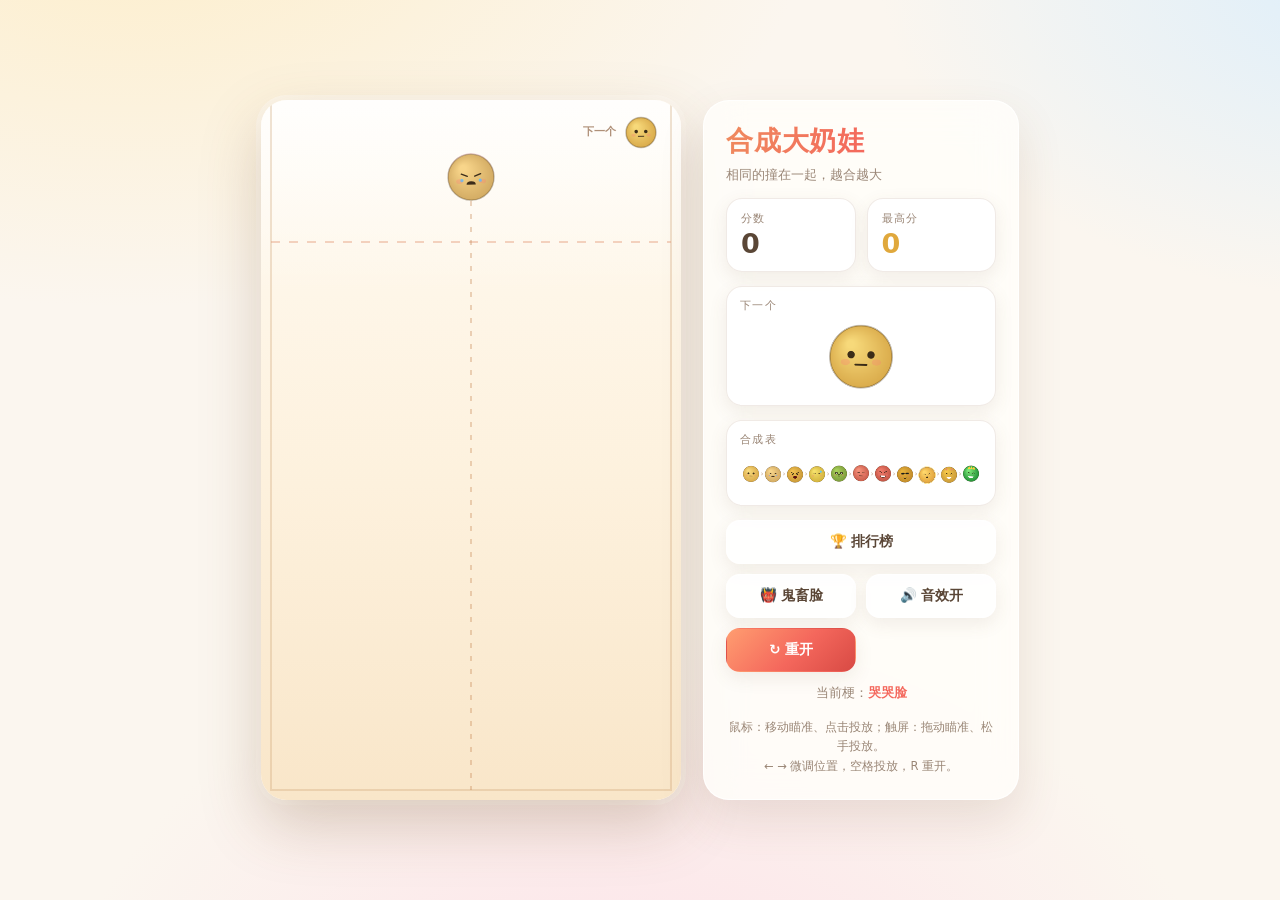
<file: index.html>
<!DOCTYPE html>
<html lang="zh-CN">
<head>
<meta charset="utf-8">
<meta name="viewport" content="width=device-width, initial-scale=1, maximum-scale=1, user-scalable=no, viewport-fit=cover">
<meta name="theme-color" content="#f6efe4">
<meta name="mobile-web-app-capable" content="yes">
<meta name="apple-mobile-web-app-capable" content="yes">
<meta name="apple-mobile-web-app-status-bar-style" content="default">
<meta name="apple-mobile-web-app-title" content="合成大奶娃">
<meta name="description" content="合成大奶娃 · 纯前端小游戏：拖动瞄准、松手投放，相同的撞在一起合成更大的一只。">
<title>合成大奶娃</title>
<link rel="stylesheet" href="style.css">
</head>
<body>

<main class="app">

  <!-- ===== 游戏区 ===== -->
  <section class="stage" id="stage">
    <canvas id="game" aria-label="合成大奶娃游戏区域"></canvas>

    <div class="overlay" id="overlay">
      <div class="dialog">
        <div class="dialog-emoji">🍉</div>
        <h2 id="overTitle">游戏结束</h2>
        <p class="dialog-score">本局得分 <strong id="finalScore">0</strong></p>
        <p class="dialog-best">最高分 <span id="finalBest">0</span></p>

        <div class="submit-box" id="submitBox">
          <p class="submit-msg" id="submitMsg">正在结算…</p>
          <p class="my-name">昵称：<strong id="myNameLabel">默认用户</strong>
            <button class="link-btn" id="editNameBtn" type="button">改昵称</button>
          </p>
          <button class="btn" id="submitBtn" type="button" hidden>重试提交</button>
        </div>

        <div class="dialog-actions">
          <button class="btn" id="boardBtn2" type="button">🏆 排行榜</button>
          <button class="btn btn-primary" id="restartBtn" type="button">再来一局</button>
          <button class="btn btn-sponsor btn-wide" id="sponsorBtn" type="button">🌶️ 可以赏作者一包辣条嘛</button>
        </div>
        <p class="dialog-hint">按 R 键也可重新开始</p>
      </div>
    </div>
  </section>

  <!-- ===== 侧边面板 ===== -->
  <aside class="panel">

    <header class="panel-head">
      <h1>合成大奶娃</h1>
      <p class="subtitle">相同的撞在一起，越合越大</p>
    </header>

    <div class="stats">
      <div class="stat">
        <span class="stat-label">分数</span>
        <strong class="stat-value" id="score">0</strong>
      </div>
      <div class="stat">
        <span class="stat-label">最高分</span>
        <strong class="stat-value stat-best" id="best">0</strong>
      </div>
    </div>

    <div class="next-box">
      <span class="box-label">下一个</span>
      <canvas id="next" width="160" height="160" aria-label="下一个"></canvas>
    </div>

    <div class="chain-box">
      <span class="box-label">合成表</span>
      <canvas id="chain" width="680" height="112" aria-label="合成顺序"></canvas>
    </div>

    <div class="actions">
      <button class="btn btn-wide" id="boardBtn" type="button">
        <span class="ico">🏆</span><span class="lbl">排行榜</span>
      </button>
      <button class="btn" id="memeBtn" type="button" aria-pressed="true" title="切换形象：水果蛋 / 鬼畜脸 / 王者玩偶">
        <span class="ico">🎖️</span><span class="lbl">王者玩偶</span>
      </button>
      <button class="btn" id="soundBtn" type="button" aria-pressed="true">
        <span class="ico">🔊</span><span class="lbl">音效开</span>
      </button>
      <button class="btn btn-primary" id="resetBtn" type="button" title="重新开始">
        <span class="ico">↻</span><span class="lbl">重开</span>
      </button>
    </div>

    <p class="memename" id="memename"></p>

    <p class="tips">
      鼠标：移动瞄准、点击投放；触屏：拖动瞄准、松手投放。<br>
      ← → 微调位置，空格投放，R 重开。
    </p>

  </aside>

</main>

<!-- ===== 排行榜弹窗 ===== -->
<div class="modal" id="boardModal" aria-hidden="true" role="dialog" aria-label="排行榜">
  <div class="modal-card">
    <header class="modal-head">
      <h2>🏆 最近高手榜</h2>
      <button class="icon-btn" id="boardClose" type="button" aria-label="关闭">✕</button>
    </header>
    <div class="nick-row">
      <label class="nick-label" for="nickInput">我的昵称</label>
      <input class="nick-input" id="nickInput" type="text" maxlength="12"
             placeholder="默认用户" autocomplete="nickname" enterkeyhint="done">
    </div>
    <div class="board-list" id="boardList"></div>
    <footer class="modal-foot">
      <span class="board-note">只取最近 20 次提交，成绩会被后来的人挤下去</span>
      <button class="btn" id="boardRefresh" type="button">刷新</button>
    </footer>
  </div>
</div>

<!-- ===== 赞助作者弹窗 ===== -->
<div class="modal" id="sponsorModal" aria-hidden="true" role="dialog" aria-label="赞助作者">
  <div class="modal-card">
    <header class="modal-head">
      <h2>🌶️ 请作者吃包辣条</h2>
      <button class="icon-btn" id="sponsorClose" type="button" aria-label="关闭">✕</button>
    </header>
    <div class="sponsor-body">
      <p class="sponsor-note">这游戏完全免费，也没有任何广告。<br>
        要是它逗你笑了一下，赏作者一包辣条呗 🌶️</p>
      <img class="sponsor-qr" src="assets/sponsor-qr.jpg" width="480" height="480"
           alt="微信收款码" loading="lazy" decoding="async">
      <p class="sponsor-hint">微信扫一扫 · 一包辣条 · 全凭心意</p>
    </div>
    <footer class="modal-foot">
      <span class="board-note">谢谢每一位投喂的玩家 ❤️</span>
      <button class="btn" id="sponsorOk" type="button">关闭</button>
    </footer>
  </div>
</div>

<!-- 碰撞形状数据（按贴图轮廓自动生成，由 tools/build_parts.py 产出） -->
<script src="assets/fruits/parts.js"></script>
<script src="game.js"></script>
<!-- 排行榜 -->
<script src="leaderboard.min.js"></script>
<!-- 赞助作者 -->
<script src="sponsor.js"></script>
</body>
</html>
</file>
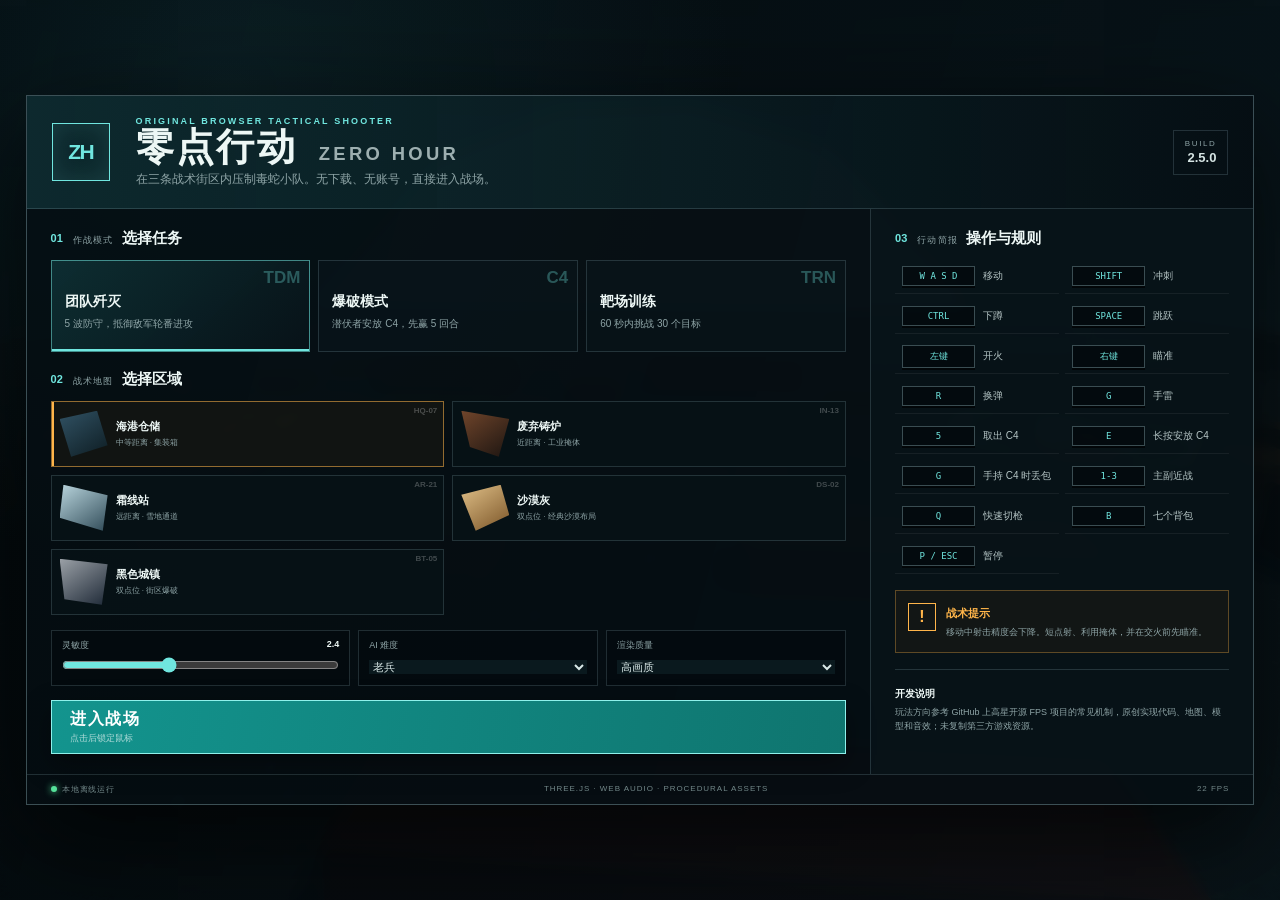
<file: zero-hour/index.html>
<!DOCTYPE html>
<html lang="zh-CN">
<head>
<meta charset="UTF-8">
<meta name="viewport" content="width=device-width,initial-scale=1,maximum-scale=1,user-scalable=no">
<meta name="theme-color" content="#071016">
<title>零点行动 | Zero Hour FPS</title>
<link rel="stylesheet" href="style.css">
</head>
<body>
<div id="app">
  <canvas id="gameCanvas" aria-label="零点行动游戏画面"></canvas>

  <div id="gameHud" class="hidden" aria-live="polite">
    <div id="damageVignette"></div>
    <div id="topHud">
      <div class="team-block team-blue"><span class="team-tag">ZERO</span><strong id="blueScore">0</strong></div>
      <div id="matchClock"><span id="modeLabel">团队歼灭</span><strong id="clockText">05:00</strong><small id="roundText">第 1 / 5 波</small></div>
      <div class="team-block team-red"><strong id="redScore">0</strong><span class="team-tag">VIPER</span></div>
    </div>

    <section id="radarPanel" aria-label="战术雷达">
      <div class="panel-head"><span>战术雷达</span><span id="radarMap">港口</span></div>
      <canvas id="radar" width="320" height="320"></canvas>
      <div id="radarNorth">N</div><div id="radarKills">0 K</div>
    </section>

    <section id="objectivePanel">
      <span id="objectiveKicker">作战目标</span>
      <strong id="objectiveText">抵御 5 波敌军进攻</strong>
      <div class="objective-track"><i id="objectiveProgress"></i></div>
      <div id="aliveCounter"><b>6</b> 名敌方作战单位</div>
    </section>

    <div id="killFeed"></div><div id="announcement"></div>
    <div id="hitMarker" aria-hidden="true"><i></i><i></i><i></i><i></i></div>
    <div id="crosshair" aria-hidden="true">
      <i class="ch-top"></i><i class="ch-right"></i><i class="ch-bottom"></i><i class="ch-left"></i><b></b>
    </div>
    <div id="spreadDebug" aria-hidden="true"></div>
    <div id="scopeOverlay" aria-hidden="true"><i></i><b></b><span></span></div>
    <div id="actionPrompt" class="hidden"></div><div id="lowHealth"><span>生命值危急</span></div>

    <section id="playerHud">
      <div class="vital health"><span class="vital-icon">+</span><div><small>生命</small><strong id="healthText">100</strong><i><b id="healthFill"></b></i></div></div>
      <div class="vital armor"><span class="vital-icon">◆</span><div><small>护甲</small><strong id="armorText">50</strong><i><b id="armorFill"></b></i></div></div>
      <div id="weaponReadout"><div id="weaponName">先锋 AR</div><div id="ammoText"><strong>30</strong><span>/120</span></div><div id="ammoPips"></div></div>
      <div id="utilityReadout"><span class="utility-icon">●</span><div><small>战术手雷</small><strong id="grenadeText">2</strong></div></div>
    </section>

    <section id="weaponRail" aria-label="武器栏">
      <button class="weapon-slot active" data-slot="0"><kbd>1</kbd><span id="primarySlotName">M4A1 · 背包 1</span><i></i></button>
      <button class="weapon-slot" data-slot="1"><kbd>2</kbd><span>P9 副武器</span><i></i></button>
      <button class="weapon-slot" data-slot="2"><kbd>3</kbd><span>战术刀</span><i></i></button>
    </section>

    <div id="reloadRing"><span></span><b>换弹</b></div><div id="messageToast"></div>
  </div>

  <section id="menuOverlay" class="overlay">
    <div class="menu-shell">
      <header class="menu-header">
        <div class="brand-mark">ZH</div>
        <div><p class="eyebrow">ORIGINAL BROWSER TACTICAL SHOOTER</p><h1>零点行动 <span>ZERO HOUR</span></h1><p class="brand-copy">在三条战术街区内压制毒蛇小队。无下载、无账号，直接进入战场。</p></div>
        <div class="build-badge"><span>BUILD</span><strong>2.5.0</strong></div>
      </header>

      <div class="menu-grid">
        <section class="config-panel">
          <div class="section-title"><span>01</span><div><small>作战模式</small><h2>选择任务</h2></div></div>
          <div class="card-row" id="modeOptions">
            <button class="choice-card active" data-mode="strike"><span class="choice-code">TDM</span><strong>团队歼灭</strong><small>5 波防守，抵御敌军轮番进攻</small></button>
            <button class="choice-card" data-mode="bomb"><span class="choice-code">C4</span><strong>爆破模式</strong><small>潜伏者安放 C4，先赢 5 回合</small></button>
            <button class="choice-card" data-mode="range"><span class="choice-code">TRN</span><strong>靶场训练</strong><small>60 秒内挑战 30 个目标</small></button>
          </div>

          <div class="section-title compact"><span>02</span><div><small>战术地图</small><h2>选择区域</h2></div></div>
          <div class="map-row" id="mapOptions">
            <button class="map-card active" data-map="harbor"><i class="map-preview harbor"></i><span><strong>海港仓储</strong><small>中等距离 · 集装箱</small></span><b>HQ-07</b></button>
            <button class="map-card" data-map="foundry"><i class="map-preview foundry"></i><span><strong>废弃铸炉</strong><small>近距离 · 工业掩体</small></span><b>IN-13</b></button>
            <button class="map-card" data-map="frostline"><i class="map-preview frostline"></i><span><strong>霜线站</strong><small>远距离 · 雪地通道</small></span><b>AR-21</b></button>
            <button class="map-card" data-map="dust"><i class="map-preview dust"></i><span><strong>沙漠灰</strong><small>双点位 · 经典沙漠布局</small></span><b>DS-02</b></button>
            <button class="map-card" data-map="blacktown"><i class="map-preview blacktown"></i><span><strong>黑色城镇</strong><small>双点位 · 街区爆破</small></span><b>BT-05</b></button>
          </div>

          <div class="settings-strip">
            <label><span>灵敏度 <b id="sensValue">2.4</b></span><input id="sensitivity" type="range" min="0.8" max="5" value="2.4" step="0.1"></label>
            <label><span>AI 难度</span><select id="difficulty"><option value="easy">新兵</option><option value="normal" selected>老兵</option><option value="hard">精英</option></select></label>
            <label><span>渲染质量</span><select id="quality"><option value="low">性能</option><option value="high" selected>高画质</option></select></label>
          </div>
          <button id="startButton" class="primary-button"><span>进入战场</span><small>点击后锁定鼠标</small></button>
        </section>

        <aside class="briefing-panel">
          <div class="section-title"><span>03</span><div><small>行动简报</small><h2>操作与规则</h2></div></div>
          <div class="control-grid">
            <div><kbd>W A S D</kbd><span>移动</span></div><div><kbd>SHIFT</kbd><span>冲刺</span></div>
            <div><kbd>CTRL</kbd><span>下蹲</span></div><div><kbd>SPACE</kbd><span>跳跃</span></div>
            <div><kbd>左键</kbd><span>开火</span></div><div><kbd>右键</kbd><span>瞄准</span></div>
            <div><kbd>R</kbd><span>换弹</span></div><div><kbd>G</kbd><span>手雷</span></div>
              <div><kbd>5</kbd><span>取出 C4</span></div><div><kbd>E</kbd><span>长按安放 C4</span></div><div><kbd>G</kbd><span>手持 C4 时丢包</span></div>
            <div><kbd>1-3</kbd><span>主副近战</span></div><div><kbd>Q</kbd><span>快速切枪</span></div><div><kbd>B</kbd><span>七个背包</span></div><div><kbd>P / ESC</kbd><span>暂停</span></div>
          </div>
          <div class="intel-card"><span class="intel-icon">!</span><div><strong>战术提示</strong><p>移动中射击精度会下降。短点射、利用掩体，并在交火前先瞄准。</p></div></div>
          <div class="source-note"><strong>开发说明</strong><p>玩法方向参考 GitHub 上高星开源 FPS 项目的常见机制，原创实现代码、地图、模型和音效；未复制第三方游戏资源。</p></div>
        </aside>
      </div>
      <footer class="menu-footer"><span><i class="status-dot"></i>本地离线运行</span><span>THREE.JS · WEB AUDIO · PROCEDURAL ASSETS</span><span id="menuFps">-- FPS</span></footer>
    </div>
  </section>

  <section id="backpackOverlay" class="backpack-overlay hidden">
    <div class="backpack-shell">
      <header><div><p class="eyebrow">LOADOUT SYSTEM</p><h2>战术背包</h2></div><button id="closeBackpackButton">返回战场 <kbd>B</kbd></button></header>
      <p class="backpack-hint">选择背包后自动装备其中的主武器。数字键 <b>1</b> 至 <b>7</b> 可快速选择。</p>
      <div id="backpackGrid" class="backpack-grid">
        <button class="backpack-card active" data-backpack="0"><kbd>1</kbd><span class="pack-icon rifle"></span><strong>M4A1</strong><small>稳定突击步枪</small><i><b style="width:76%"></b></i></button>
        <button class="backpack-card" data-backpack="1"><kbd>2</kbd><span class="pack-icon ak"></span><strong>AK47</strong><small>高伤害突击步枪</small><i><b style="width:84%"></b></i></button>
        <button class="backpack-card" data-backpack="2"><kbd>3</kbd><span class="pack-icon awm"></span><strong>AWM</strong><small>远程狙击 · 右键点击开镜</small><i><b style="width:96%"></b></i></button>
        <button class="backpack-card" data-backpack="3"><kbd>4</kbd><span class="pack-icon shotgun"></span><strong>霰弹枪</strong><small>近距离火力压制</small><i><b style="width:68%"></b></i></button>
        <button class="backpack-card" data-backpack="4"><kbd>5</kbd><span class="pack-icon smg"></span><strong>冲锋枪</strong><small>高射速机动武器</small><i><b style="width:72%"></b></i></button>
        <button class="backpack-card" data-backpack="5"><kbd>6</kbd><span class="pack-icon lmg"></span><strong>机枪</strong><small>大容量持续火力</small><i><b style="width:91%"></b></i></button>
        <button class="backpack-card" data-backpack="6"><kbd>7</kbd><span class="pack-icon qbz"></span><strong>QBZ</strong><small>平衡型无托步枪</small><i><b style="width:80%"></b></i></button>
      </div>
      <footer><span>副武器：P9</span><span>近战：战术刀</span><span>背包配置在重新部署后保留</span></footer>
    </div>
  </section>
  <section id="pauseOverlay" class="overlay compact-overlay hidden">
    <div class="dialog-panel">
      <p class="eyebrow">TACTICAL PAUSE</p><h2>行动已暂停</h2><p>战场状态已冻结。继续后浏览器会再次请求锁定鼠标。</p>
      <div class="stat-row"><span>当前击倒 <b id="pauseKills">0</b></span><span>剩余时间 <b id="pauseTime">--</b></span></div>
      <button id="resumeButton" class="primary-button"><span>继续行动</span><small>或按 P</small></button>
      <div class="dialog-links"><button id="restartButton">重新开始</button><button id="menuButton">返回主菜单</button></div>
    </div>
  </section>

  <section id="resultOverlay" class="overlay compact-overlay hidden">
    <div class="dialog-panel result-panel">
      <p id="resultKicker" class="eyebrow">MISSION COMPLETE</p><h2 id="resultTitle">任务完成</h2><p id="resultReason">你带领零点小队取得了胜利。</p>
      <div class="result-stats"><div><small>击倒</small><strong id="resultKills">0</strong></div><div><small>命中率</small><strong id="resultAccuracy">0%</strong></div><div><small>最高连杀</small><strong id="resultStreak">0</strong></div><div><small>承伤</small><strong id="resultDamage">0</strong></div></div>
      <button id="againButton" class="primary-button"><span>再次部署</span><small>使用相同配置</small></button>
      <div class="dialog-links"><button id="resultMenuButton">返回主菜单</button></div>
    </div>
  </section>

  <div id="touchControls" class="hidden"><div id="movePad"><b></b><i id="moveKnob"></i></div><button id="touchJump">跳</button><button id="touchCrouch">蹲</button><button id="touchBackpack">包</button><button id="touchReload">弹</button><button id="touchFire">火</button></div>
  <div id="rotateNotice"><div>↻</div><strong>请横屏游玩</strong><span>零点行动针对横屏触控和键盘鼠标优化</span></div>
</div>
<script src="three.min.js"></script>
<script src="GLTFLoader.js"></script>
<script src="SkeletonUtils.js"></script>
<script src="game.js"></script>
</body>
</html>
</file>
<file: style.css>
/* ============================================================
   合成大奶娃 · 样式表（舒适视觉优化版）
   在原版奶油色系基础上做了这些调整，让人看着更舒服：
   · 背景降噪、对比降一档，长时间看不累眼
   · 卡片用柔和的分层投影 + 更克制的描边，去掉刺眼高光
   · 品牌色从纯珊瑚红收敛到更温润的珊瑚橙红，渐变更缓
   · 统一圆角 / 间距节奏，字体行距更透气
   · 保留原版的手机响应式布局与触屏优化
   ============================================================ */

:root {
  --ink:        #5a4636;   /* 主文字：比原版更灰、不那么黑 */
  --ink-soft:   #9a8676;
  --cream:      #fbf5ec;
  --brand:      #f4675c;  /* 珊瑚橙红：略收敛，不刺眼 */
  --brand-dark: #d84a44;
  --brand-soft: #fff0ee;
  --gold:       #e0a83c;
  --card:       rgba(255, 254, 250, .82);
  --card-line:  rgba(150, 110, 78, .14);
  --shadow:     0 20px 46px rgba(120, 88, 54, .14);
  --shadow-sm:  0 6px 18px rgba(120, 88, 54, .10);

  /* 手机浏览器地址栏会吃掉 vh，dvh 更准；不支持的浏览器自动退回 vh */
  --vh:         100vh;
  --safe-t:     env(safe-area-inset-top, 0px);
  --safe-b:     env(safe-area-inset-bottom, 0px);
  --safe-l:     env(safe-area-inset-left, 0px);
  --safe-r:     env(safe-area-inset-right, 0px);
}

@supports (height: 100dvh) {
  :root { --vh: 100dvh; }
}

* { box-sizing: border-box; }

html, body {
  height: 100%;
  overscroll-behavior: none;   /* 禁掉下拉刷新 / 橡皮筋 */
}

body {
  margin: 0;
  padding: 18px;
  color: var(--ink);
  font-family: "PingFang SC", "Hiragino Sans GB", "Microsoft YaHei",
               system-ui, -apple-system, "Segoe UI", Roboto, sans-serif;
  -webkit-font-smoothing: antialiased;
  /* 降噪背景：更浅的米白打底，四角极淡的暖色光晕，几乎不抢戏 */
  background:
    radial-gradient(1100px 640px at 10% -10%,  #fdeecb 0%, transparent 62%),
    radial-gradient(900px 600px at 108% -4%,    #dceefb 0%, transparent 56%),
    radial-gradient(980px 760px at 50% 120%,    #fde0e8 0%, transparent 60%),
    #fbf6ef;
  display: grid;
  place-items: center;
  overflow: hidden;
  touch-action: manipulation;
  -webkit-tap-highlight-color: transparent;
  -webkit-text-size-adjust: 100%;
}

/* ---------------- 布局 ---------------- */

.app {
  display: flex;
  align-items: stretch;
  gap: 22px;
  max-height: 100%;
}

/* ---------------- 游戏区 ---------------- */

.stage {
  position: relative;
  height: min(86vh, 700px);
  aspect-ratio: 420 / 700;
  flex: 0 0 auto;
  border-radius: 26px;
  background: #fff3df;
  overflow: hidden;
  cursor: pointer;
  user-select: none;
  touch-action: none;
  /* 柔和分层投影 + 一圈淡内描边，质感但不张扬 */
  box-shadow:
    0 24px 60px rgba(120, 82, 44, .26),
    0 0 0 1px rgba(255, 255, 255, .6) inset,
    0 0 0 5px rgba(255, 252, 246, .5);
}

.stage:active { cursor: grabbing; }

#game { display: block; width: 100%; height: 100%; }

/* ---------------- 结束遮罩 ---------------- */

.overlay {
  position: absolute;
  inset: 0;
  display: grid;
  place-items: center;
  padding: 24px;
  background: rgba(74, 52, 34, .46);
  backdrop-filter: blur(8px);
  -webkit-backdrop-filter: blur(8px);
  opacity: 0;
  pointer-events: none;
  transition: opacity .28s ease;
}

.overlay.show { opacity: 1; pointer-events: auto; }

.dialog {
  width: 100%;
  padding: 26px 24px;
  border-radius: 22px;
  text-align: center;
  background: rgba(255, 253, 248, .97);
  box-shadow: 0 22px 50px rgba(60, 36, 16, .28);
  transform: translateY(14px) scale(.96);
  transition: transform .32s cubic-bezier(.2, .9, .3, 1.4);
}

.overlay.show .dialog { transform: none; }

.dialog-emoji { font-size: 46px; line-height: 1; margin-bottom: 6px; }

.dialog h2 {
  margin: 0 0 12px;
  font-size: 24px;
  letter-spacing: .06em;
}

.dialog-score {
  margin: 0 0 4px;
  font-size: 15px;
  color: var(--ink-soft);
}

.dialog-score strong {
  font-size: 30px;
  color: var(--brand);
  font-variant-numeric: tabular-nums;
}

.dialog-best {
  margin: 0 0 18px;
  font-size: 13px;
  color: var(--ink-soft);
}

.dialog-hint {
  margin: 12px 0 0;
  font-size: 12px;
  color: var(--ink-soft);
}

/* ---------------- 侧边面板 ---------------- */

.panel {
  width: min(316px, 86vw);
  display: flex;
  flex-direction: column;
  gap: 14px;
  padding: 22px;
  border-radius: 26px;
  border: 1px solid rgba(255, 255, 255, .85);
  background: var(--card);
  backdrop-filter: blur(18px);
  -webkit-backdrop-filter: blur(18px);
  box-shadow: var(--shadow);
}

.panel-head h1 {
  margin: 0;
  font-size: 27px;
  font-weight: 800;
  letter-spacing: .03em;
  /* 温和的暖色渐变标题，比原版低饱和 */
  background: linear-gradient(100deg, #ef8a5e, var(--brand) 55%, #c15a8a);
  -webkit-background-clip: text;
  background-clip: text;
  color: transparent;
}

.subtitle {
  margin: 7px 0 0;
  font-size: 13px;
  color: var(--ink-soft);
}

.stats {
  display: grid;
  grid-template-columns: 1fr 1fr;
  gap: 11px;
}

.stat {
  padding: 12px 14px;
  border-radius: 16px;
  background: rgba(255, 255, 255, .85);
  border: 1px solid var(--card-line);
  box-shadow: var(--shadow-sm);
}

.stat-label {
  display: block;
  font-size: 11px;
  letter-spacing: .12em;
  color: var(--ink-soft);
}

.stat-value {
  display: block;
  margin-top: 3px;
  font-size: 27px;
  line-height: 1.1;
  font-weight: 800;
  font-variant-numeric: tabular-nums;
}

.stat-best { color: var(--gold); }

.stat-value.bump { animation: bump .32s ease; }

@keyframes bump {
  0%   { transform: scale(1); }
  45%  { transform: scale(1.18); color: var(--brand); }
  100% { transform: scale(1); }
}

/* 下一个 / 合成表 */

.box-label {
  display: block;
  margin-bottom: 7px;
  font-size: 11px;
  letter-spacing: .12em;
  color: var(--ink-soft);
}

.next-box,
.chain-box {
  padding: 11px 13px;
  border-radius: 16px;
  background: rgba(255, 255, 255, .85);
  border: 1px solid var(--card-line);
  box-shadow: var(--shadow-sm);
}

#next {
  display: block;
  width: 74px;
  height: 74px;
  margin: 2px auto 0;
}

#chain {
  display: block;
  width: 100%;
  height: auto;
}

/* 按钮 */

.actions {
  display: grid;
  grid-template-columns: 1fr 1fr;
  gap: 10px;
}

.btn {
  padding: 12px 14px;
  font: inherit;
  font-size: 13.5px;
  font-weight: 600;
  color: var(--ink);
  border: 1px solid rgba(255, 255, 255, .9);
  border-radius: 14px;
  background: rgba(255, 255, 255, .92);
  box-shadow: var(--shadow-sm);
  cursor: pointer;
  transition: transform .12s ease, box-shadow .14s ease, background .2s ease;
}

.btn .ico { margin-right: 4px; }

.btn:hover  { transform: translateY(-1px); box-shadow: 0 10px 24px rgba(120, 88, 54, .16); }
.btn:active { transform: translateY(1px) scale(.985); }
.btn:disabled { opacity: .55; cursor: default; transform: none; }

.btn-wide { grid-column: 1 / -1; }

.btn-primary {
  color: #fff;
  border-color: transparent;
  background: linear-gradient(135deg, #ff9d70, var(--brand) 55%, var(--brand-dark));
}

/* ---------------- 结束弹窗里的结算区 ---------------- */

.submit-box {
  margin: 0 0 14px;
  padding: 12px;
  border-radius: 16px;
  background: var(--brand-soft);
  border: 1px solid rgba(244, 103, 92, .18);
}

.submit-msg {
  margin: 0;
  min-height: 17px;
  font-size: 12.5px;
  line-height: 1.35;
  text-align: center;
  color: var(--ink-soft);
}

.submit-msg.is-good { color: #1f9d55; font-weight: 600; }
.submit-msg.is-bad  { color: #d63b3b; font-weight: 600; }

.my-name {
  margin: 7px 0 0;
  font-size: 12px;
  text-align: center;
  color: var(--ink-soft);
}

.my-name strong { color: var(--ink); }

.link-btn {
  margin-left: 4px;
  padding: 0;
  font: inherit;
  font-size: 12px;
  color: var(--brand);
  text-decoration: underline;
  border: 0;
  background: none;
  cursor: pointer;
}

#submitBtn { margin-top: 9px; width: 100%; }

/* 排行榜弹窗里的昵称行 */
.nick-row {
  display: flex;
  align-items: center;
  gap: 10px;
  margin-bottom: 10px;
  padding: 8px 12px;
  border-radius: 12px;
  background: var(--brand-soft);
  border: 1px solid rgba(244, 103, 92, .18);
}

.nick-label {
  flex: 0 0 auto;
  font-size: 12.5px;
  color: var(--ink-soft);
}

.nick-input {
  flex: 1 1 auto;
  min-width: 0;
  padding: 8px 10px;
  font: inherit;
  font-size: 15px;
  color: var(--ink);
  text-align: center;
  border: 1px solid rgba(244, 103, 92, .3);
  border-radius: 10px;
  background: #fff;
  outline: none;
}

.nick-input:focus {
  border-color: var(--brand);
  box-shadow: 0 0 0 3px rgba(244, 103, 92, .16);
}

.dialog-actions {
  display: grid;
  grid-template-columns: 1fr 1fr;
  gap: 10px;
}

/* ---------------- 打赏作者弹窗 ---------------- */

.sponsor-body {
  overflow-y: auto;
  -webkit-overflow-scrolling: touch;
  text-align: center;
}

.sponsor-note {
  margin: 0 0 14px;
  font-size: 13px;
  line-height: 1.7;
  color: var(--ink-soft);
}

.sponsor-qr {
  display: block;
  width: min(258px, 70vw);
  height: auto;
  margin: 0 auto;
  padding: 6px;
  border-radius: 14px;
  background: #fff;
  box-shadow: 0 6px 20px rgba(140, 96, 56, .18);
}

.sponsor-hint {
  margin: 12px 0 0;
  font-size: 12px;
  color: var(--ink-soft);
}

/* 结算弹窗里的「赏作者一包辣条」：用琥珀金（跟珊瑚红主按钮区分开），
   加一道缓慢扫过的光 + 亮度呼吸，提示「这里可以点」。 */
.btn.btn-sponsor {
  position: relative;
  overflow: hidden;
  color: #5a3200;
  font-weight: 800;
  letter-spacing: .01em;
  border-color: transparent;
  background: linear-gradient(135deg, #ffd97a, #ffb020 52%, #f78f00);
  box-shadow: 0 8px 22px rgba(244, 150, 0, .42), inset 0 1px 0 rgba(255, 255, 255, .5);
  animation: sponsorPulse 2.6s ease-in-out infinite;
}

.btn.btn-sponsor:hover {
  transform: translateY(-2px) scale(1.012);
  box-shadow: 0 12px 30px rgba(244, 150, 0, .52), inset 0 1px 0 rgba(255, 255, 255, .55);
}
.btn.btn-sponsor:active { transform: translateY(1px) scale(.99); }

.btn-sponsor::after {
  content: "";
  position: absolute;
  top: -20%;
  bottom: -20%;
  width: 42%;
  background: linear-gradient(100deg, transparent, rgba(255, 255, 255, .78), transparent);
  transform: translateX(-150%) skewX(-20deg);
  animation: sponsorSheen 3.2s ease-in-out infinite;
  pointer-events: none;
}

@keyframes sponsorPulse {
  0%, 100% { filter: brightness(1) saturate(1); }
  50%      { filter: brightness(1.09) saturate(1.12); }
}

@keyframes sponsorSheen {
  0%, 55%   { transform: translateX(-150%) skewX(-20deg); }
  82%, 100% { transform: translateX(330%) skewX(-20deg); }
}

/* ---------------- 排行榜弹窗 ---------------- */

.modal {
  position: fixed;
  inset: 0;
  z-index: 20;
  display: grid;
  place-items: center;
  padding: 16px;
  background: rgba(60, 40, 22, .46);
  backdrop-filter: blur(7px);
  -webkit-backdrop-filter: blur(7px);
  opacity: 0;
  pointer-events: none;
  transition: opacity .22s ease;
}

.modal.show { opacity: 1; pointer-events: auto; }

.modal-card {
  display: flex;
  flex-direction: column;
  width: min(384px, 100%);
  max-height: min(560px, calc(var(--vh) - 40px));
  padding: 18px;
  border-radius: 22px;
  background: rgba(255, 253, 248, .98);
  box-shadow: 0 24px 60px rgba(60, 36, 16, .3);
  transform: translateY(12px) scale(.97);
  transition: transform .26s cubic-bezier(.2, .9, .3, 1.3);
}

.modal.show .modal-card { transform: none; }

.modal-head {
  display: flex;
  align-items: center;
  justify-content: space-between;
  margin-bottom: 12px;
}

.modal-head h2 {
  margin: 0;
  font-size: 19px;
  letter-spacing: .04em;
}

.icon-btn {
  width: 34px;
  height: 34px;
  font: inherit;
  font-size: 15px;
  color: var(--ink-soft);
  border: 0;
  border-radius: 50%;
  background: rgba(0, 0, 0, .05);
  cursor: pointer;
  transition: background .15s ease;
}

.icon-btn:hover { background: rgba(0, 0, 0, .1); }

.board-list {
  flex: 1 1 auto;
  min-height: 120px;
  overflow-y: auto;
  -webkit-overflow-scrolling: touch;
  padding: 2px;
}

.board-empty {
  margin: 28px 8px;
  font-size: 13px;
  line-height: 1.7;
  text-align: center;
  color: var(--ink-soft);
}

.board-row {
  display: flex;
  align-items: center;
  gap: 10px;
  padding: 10px 12px;
  margin-bottom: 6px;
  border-radius: 12px;
  background: rgba(255, 255, 255, .92);
  border: 1px solid var(--card-line);
}

.board-rank {
  flex: 0 0 30px;
  font-size: 14px;
  font-weight: 700;
  text-align: center;
  color: var(--ink-soft);
}

.board-name {
  flex: 1 1 auto;
  min-width: 0;
  font-size: 14px;
  overflow: hidden;
  text-overflow: ellipsis;
  white-space: nowrap;
}

.board-score {
  flex: 0 0 auto;
  font-size: 16px;
  font-weight: 700;
  font-variant-numeric: tabular-nums;
  color: var(--brand);
}

.board-row.r1 { background: linear-gradient(100deg, #fff6d8, #ffe9a8); }
.board-row.r2 { background: linear-gradient(100deg, #f8f8fa, #e9eaef); }
.board-row.r3 { background: linear-gradient(100deg, #fdf0e2, #f6ddc4); }
.board-row.r1 .board-rank,
.board-row.r2 .board-rank,
.board-row.r3 .board-rank { font-size: 18px; }

.board-row.is-mine {
  outline: 2px solid var(--brand);
  outline-offset: -2px;
}

.modal-foot {
  display: flex;
  align-items: center;
  justify-content: space-between;
  gap: 10px;
  margin-top: 10px;
}

.board-note {
  font-size: 11px;
  color: var(--ink-soft);
}

.modal-foot .btn { flex: 0 0 auto; padding: 8px 16px; }

/* ---------------- 鬼畜梗名提示 ---------------- */

.memename {
  min-height: 20px;
  margin: -2px 0 0;
  font-size: 12.5px;
  line-height: 1.5;
  text-align: center;
  color: var(--ink-soft);
}

.memename .nm {
  color: var(--brand);
  font-weight: 700;
}

.memename.empty { visibility: hidden; }

/* ---------------- 参数提示 ---------------- */

.tips {
  margin: 0;
  font-size: 11.5px;
  line-height: 1.7;
  text-align: center;
  color: var(--ink-soft);
}

/* ============================================================
   响应式：手机 / 竖屏窄屏
   面板提到棋盘上方并横向压扁成「顶部信息条」，只留分数 + 按钮；
   棋盘按剩余高度和 96vw 取小值，永远不出现滚动条。
   ============================================================ */

@media (max-width: 860px) {
  :root { --topbar: 68px; }

  body {
    padding: calc(8px + var(--safe-t)) calc(8px + var(--safe-r))
             calc(8px + var(--safe-b)) calc(8px + var(--safe-l));
  }

  .app {
    flex-direction: column;
    align-items: center;
    justify-content: flex-start;
    gap: 8px;
    width: 100%;
    height: 100%;
    max-height: none;
  }

  .panel { order: -1; }

  .stage {
    margin: auto 0;
    height: min(calc(var(--vh) - var(--topbar) - 28px - var(--safe-t) - var(--safe-b)),
                calc(96vw * 700 / 420));
    width: auto;
    max-height: none;
    border-radius: 20px;
  }

  .panel {
    flex-direction: row;
    align-items: stretch;
    gap: 8px;
    width: 100%;
    max-width: calc(96vw * 700 / 420);
    padding: 8px 10px;
    border-radius: 18px;
    backdrop-filter: blur(12px);
    -webkit-backdrop-filter: blur(12px);
  }

  .panel-head,
  .next-box,
  .chain-box,
  .tips { display: none; }

  .stats {
    flex: 1 1 auto;
    display: flex;
    gap: 8px;
    min-width: 0;
  }

  .stat {
    flex: 1 1 0;
    min-width: 0;
    padding: 6px 10px;
    border-radius: 12px;
    background: rgba(255, 255, 255, .9);
  }

  .stat-label { font-size: 10px; letter-spacing: .08em; }

  .stat-value {
    margin-top: 0;
    font-size: 20px;
    line-height: 1.15;
  }

  .actions {
    flex: 0 0 auto;
    display: flex;
    gap: 6px;
  }

  .btn {
    min-height: 46px;
    padding: 0 12px;
    font-size: 14px;
    border-radius: 13px;
    white-space: nowrap;
  }

  #boardBtn .lbl,
  #soundBtn .lbl,
  #memeBtn .lbl { display: none; }

  #boardBtn, #soundBtn, #memeBtn {
    min-width: 46px;
    padding: 0 10px;
    font-size: 17px;
  }

  #boardBtn .ico, #soundBtn .ico, #memeBtn .ico { margin-right: 0; }

  /* 鬼畜梗名：手机信息条下放一行 */
  .memename { display: none; }

  .overlay { padding: 14px; }

  .dialog {
    padding: 20px 16px;
    border-radius: 20px;
    max-height: 100%;
    overflow-y: auto;
    -webkit-overflow-scrolling: touch;
  }

  .dialog-emoji { font-size: 34px; }
  .dialog h2 { font-size: 21px; margin-bottom: 8px; }
  .dialog-score strong { font-size: 26px; }
  .submit-box { padding: 10px; }

  .name-input,
  .nick-input { font-size: 16px; }

  .nick-row { padding: 7px 10px; }
  .modal-card { padding: 14px; }

  .dialog .btn { width: 100%; min-height: 48px; }
  .dialog-hint { font-size: 11px; }
}

/* 手机横屏 / 矮屏：回到左右布局，棋盘吃满高度 */
@media (max-width: 860px) and (orientation: landscape) {
  .app {
    flex-direction: row;
    align-items: center;
    justify-content: center;
    gap: 10px;
  }

  .panel {
    order: 0;
    flex-direction: column;
    width: min(230px, 30vw);
    max-width: none;
    padding: 10px;
  }

  .stats { flex-direction: column; flex: 0 0 auto; }
  .actions { flex-direction: column; }

  .stage {
    height: calc(var(--vh) - 16px - var(--safe-t) - var(--safe-b));
    width: auto;
  }

  .stat-value { font-size: 18px; }
}

/* 小屏手机（iPhone SE 等 375 以下）：再压一档，保证一行放得下 */
@media (max-width: 380px) {
  .panel { padding: 6px 8px; gap: 6px; }
  .stats { gap: 6px; }
  .stat { padding: 5px 8px; }
  .stat-value { font-size: 17px; }
  .stat-label { font-size: 9px; }
  .btn { min-height: 44px; padding: 0 10px; font-size: 13px; }
  #boardBtn, #soundBtn { min-width: 42px; font-size: 16px; }
}

/* 顶部信息条在横屏下是竖排的，恢复成图标 + 文字 */
@media (max-width: 860px) and (orientation: landscape) {
  #boardBtn, #soundBtn, #memeBtn { min-width: 0; padding: 0 10px; font-size: 13px; }
  #boardBtn .lbl, #soundBtn .lbl, #memeBtn .lbl { display: inline; }
  #boardBtn .ico, #soundBtn .ico, #memeBtn .ico { margin-right: 4px; }
}

/* 很矮的横屏（手机横过来且高度不足 430px）：进一步压缩 */
@media (max-width: 860px) and (orientation: landscape) and (max-height: 430px) {
  .stat-label { display: none; }
  .stat { padding: 4px 8px; }
  .stat-value { font-size: 16px; }
  .btn { min-height: 40px; padding: 0 10px; font-size: 13px; }
}

/* 桌面端矮窗口 */
@media (max-height: 620px) and (min-width: 861px) {
  .stage { height: 92vh; }
  .chain-box { display: none; }
}

/* 减少动效偏好：尊重系统设置 */
@media (prefers-reduced-motion: reduce) {
  .dialog, .modal-card, .stat-value.bump { transition: none; animation: none; }
}
</file>
<file: zero-hour/style.css>
:root {
  --ink: #071016;
  --ink-2: #0b171f;
  --panel: rgba(7, 17, 23, .86);
  --panel-soft: rgba(12, 27, 35, .72);
  --line: rgba(164, 204, 214, .18);
  --line-strong: rgba(164, 204, 214, .34);
  --text: #edf7f5;
  --muted: #8ea4a6;
  --cyan: #70e6df;
  --cyan-deep: #18a8a1;
  --amber: #ffb54a;
  --red: #ff5964;
  --blue: #54a8ff;
  --shadow: 0 22px 70px rgba(0, 0, 0, .55);
}

* { box-sizing: border-box; margin: 0; padding: 0; }
html, body { width: 100%; height: 100%; overflow: hidden; background: var(--ink); color: var(--text); }
body { font-family: "Bahnschrift", "Microsoft YaHei UI", "Microsoft YaHei", sans-serif; user-select: none; }
button, input, select { font: inherit; }
button { color: inherit; }
canvas { display: block; width: 100%; height: 100%; }
.hidden { display: none !important; }

#app, #gameCanvas { position: fixed; inset: 0; }
#gameCanvas { background: radial-gradient(circle at 50% 45%, #203844, #05090d 70%); }
#gameHud { position: fixed; inset: 0; z-index: 8; pointer-events: none; overflow: hidden; }
#gameHud button, #gameHud input { pointer-events: auto; }

#damageVignette { position: absolute; inset: 0; opacity: 0; background: radial-gradient(circle, transparent 35%, rgba(116, 0, 11, .88) 100%); transition: opacity .12s; }
#lowHealth { position: absolute; inset: 0; display: none; align-items: center; justify-content: center; background: radial-gradient(circle, transparent 42%, rgba(160, 0, 0, .25) 100%); }
#lowHealth span { margin-top: 5vh; color: #ff9aa1; font-weight: 700; letter-spacing: .18em; text-shadow: 0 2px 14px #000; animation: lowPulse 1s ease-in-out infinite; }
body.low-health #lowHealth { display: flex; }
@keyframes lowPulse { 50% { opacity: .35; } }

#topHud { position: absolute; top: 12px; left: 50%; transform: translateX(-50%); display: grid; grid-template-columns: 150px 180px 150px; align-items: stretch; filter: drop-shadow(0 8px 18px rgba(0,0,0,.55)); }
.team-block { display: flex; align-items: center; justify-content: center; gap: 11px; min-height: 58px; border-top: 2px solid; background: linear-gradient(180deg, rgba(12,28,36,.92), rgba(5,12,16,.86)); }
.team-block strong { min-width: 42px; text-align: center; font-size: 30px; line-height: 1; font-variant-numeric: tabular-nums; }
.team-tag { color: #d5e6e4; font-size: 11px; font-weight: 800; letter-spacing: .16em; writing-mode: vertical-rl; transform: rotate(180deg); }
.team-blue { border-color: var(--blue); box-shadow: inset 0 12px 28px rgba(40,125,230,.12); }
.team-blue strong { color: #9acbff; }
.team-red { border-color: var(--red); box-shadow: inset 0 12px 28px rgba(220,50,62,.12); }
.team-red strong { color: #ff9299; }
#matchClock { display: flex; flex-direction: column; align-items: center; justify-content: center; padding: 4px 18px 5px; background: rgba(5,12,16,.94); border-top: 2px solid var(--cyan); }
#modeLabel { color: var(--cyan); font-size: 10px; letter-spacing: .22em; text-transform: uppercase; }
#clockText { margin: 1px 0; font-size: 29px; line-height: 1; font-variant-numeric: tabular-nums; font-weight: 700; }
#roundText { color: var(--muted); font-size: 10px; letter-spacing: .08em; }

#radarPanel { position: absolute; left: 18px; top: 20px; width: 210px; height: 238px; padding: 9px; border: 1px solid var(--line-strong); background: linear-gradient(145deg, rgba(5,14,19,.91), rgba(8,25,29,.72)); clip-path: polygon(0 0, calc(100% - 17px) 0, 100% 17px, 100% 100%, 0 100%); box-shadow: var(--shadow); }
.panel-head { display: flex; justify-content: space-between; margin-bottom: 6px; color: #789092; font-size: 9px; letter-spacing: .15em; text-transform: uppercase; }
#radar { width: 100%; height: 190px; border: 1px solid rgba(105,224,214,.2); background: rgba(4,15,18,.62); }
#radarNorth { position: absolute; top: 27px; left: 50%; color: var(--cyan); font-size: 10px; font-weight: 800; }
#radarKills { position: absolute; left: 14px; bottom: 10px; color: var(--amber); font-size: 12px; font-weight: 800; }

#objectivePanel { position: absolute; top: 22px; right: 20px; width: 242px; padding: 13px 15px 12px; background: linear-gradient(145deg, rgba(7,17,23,.94), rgba(10,28,35,.75)); border: 1px solid var(--line-strong); clip-path: polygon(12px 0, 100% 0, 100% calc(100% - 12px), calc(100% - 12px) 100%, 0 100%, 0 12px); box-shadow: var(--shadow); }
#objectiveKicker { color: var(--amber); font-size: 9px; font-weight: 800; letter-spacing: .2em; }
#objectiveText { display: block; margin: 5px 0 8px; font-size: 13px; line-height: 1.35; }
.objective-track { height: 3px; overflow: hidden; background: rgba(255,255,255,.1); }
.objective-track i { display: block; width: 0; height: 100%; background: linear-gradient(90deg, var(--cyan-deep), var(--cyan)); box-shadow: 0 0 8px var(--cyan); transition: width .25s; }
#aliveCounter { margin-top: 8px; color: var(--muted); font-size: 10px; }
#aliveCounter b { color: var(--red); font-size: 14px; }

#killFeed { position: absolute; top: 98px; right: 22px; width: 300px; display: flex; flex-direction: column; align-items: flex-end; gap: 5px; }
.feed-row { padding: 6px 9px; background: rgba(3,10,13,.78); border-right: 3px solid var(--cyan); font-size: 12px; animation: feedIn .22s ease-out; }
.feed-row.against { border-color: var(--red); }
.feed-row b { color: var(--amber); }
@keyframes feedIn { from { opacity: 0; transform: translateX(16px); } }

#announcement { position: absolute; top: 21%; left: 50%; transform: translateX(-50%); color: #fff; font-size: clamp(22px, 3.2vw, 42px); font-weight: 900; letter-spacing: .12em; text-align: center; text-shadow: 0 3px 18px #000, 0 0 18px rgba(112,230,223,.2); opacity: 0; }
#announcement.show { animation: announce 1.5s ease-out; }
@keyframes announce { 0% { opacity: 0; transform: translate(-50%, -12px) scale(.94); } 16%, 70% { opacity: 1; transform: translate(-50%, 0) scale(1); } 100% { opacity: 0; transform: translate(-50%, 8px) scale(1.02); } }

#crosshair { position: absolute; left: 50%; top: 50%; width: var(--spread, 30px); height: var(--spread, 30px); transform: translate(-50%,-50%); transition: width .06s, height .06s; }
#crosshair i { position: absolute; display: block; background: rgba(240,255,253,.95); box-shadow: 0 0 2px #000, 0 0 5px rgba(0,0,0,.8); }
#crosshair .ch-top, #crosshair .ch-bottom { width: 2px; height: 8px; left: 50%; transform: translateX(-50%); }
#crosshair .ch-left, #crosshair .ch-right { width: 8px; height: 2px; top: 50%; transform: translateY(-50%); }
#crosshair .ch-top { top: 0; } #crosshair .ch-bottom { bottom: 0; }
#crosshair .ch-left { left: 0; } #crosshair .ch-right { right: 0; }
#crosshair b { position: absolute; left: 50%; top: 50%; width: 3px; height: 3px; border-radius: 50%; background: #fff; transform: translate(-50%,-50%); }
#crosshair.hit i, #crosshair.hit b { background: #ffef94; box-shadow: 0 0 8px #ffae42; }

#hitMarker { position: absolute; left: 50%; top: 50%; width: 38px; height: 38px; transform: translate(-50%,-50%) rotate(45deg); opacity: 0; }
#hitMarker i { position: absolute; width: 10px; height: 2px; background: #fff; }
#hitMarker i:nth-child(1) { left: 0; top: 0; transform: rotate(45deg); }
#hitMarker i:nth-child(2) { right: 0; top: 0; transform: rotate(-45deg); }
#hitMarker i:nth-child(3) { right: 0; bottom: 0; transform: rotate(45deg); }
#hitMarker i:nth-child(4) { left: 0; bottom: 0; transform: rotate(-45deg); }
#hitMarker.show { animation: hitPop .16s ease-out; }
#hitMarker.kill i { background: var(--red); }
@keyframes hitPop { 0% { opacity: 1; transform: translate(-50%,-50%) rotate(45deg) scale(.45); } 100% { opacity: 0; transform: translate(-50%,-50%) rotate(45deg) scale(1.3); } }

#playerHud { position: absolute; left: 50%; bottom: 18px; transform: translateX(-50%); display: flex; align-items: flex-end; gap: 10px; }
.vital { display: flex; align-items: center; gap: 8px; width: 155px; height: 59px; padding: 7px 10px; border: 1px solid var(--line-strong); background: linear-gradient(180deg, rgba(8,20,25,.91), rgba(4,10,14,.91)); box-shadow: var(--shadow); }
.vital-icon { display: grid; place-items: center; width: 28px; height: 28px; border: 1px solid currentColor; border-radius: 50%; font-weight: 900; }
.vital > div { flex: 1; }
.vital small { display: block; color: var(--muted); font-size: 9px; letter-spacing: .16em; }
.vital strong { font-size: 24px; line-height: 1.05; font-variant-numeric: tabular-nums; }
.vital i { display: block; height: 3px; margin-top: 4px; background: rgba(255,255,255,.11); }
.vital i b { display: block; width: 100%; height: 100%; transition: width .2s; }
.health { color: #72e8a2; } .health i b { background: #4ddb87; box-shadow: 0 0 8px #4ddb87; }
.armor { width: 136px; color: #68b8ff; } .armor i b { background: #469cff; box-shadow: 0 0 8px #469cff; }
#weaponReadout { width: 218px; height: 76px; padding: 10px 14px 7px; border: 1px solid var(--line-strong); background: linear-gradient(160deg, rgba(12,27,33,.96), rgba(4,11,15,.95)); box-shadow: var(--shadow); text-align: right; }
#weaponName { color: var(--cyan); font-size: 11px; font-weight: 800; letter-spacing: .12em; }
#ammoText { margin-top: -2px; font-variant-numeric: tabular-nums; }
#ammoText strong { font-size: 38px; line-height: 1; } #ammoText span { color: var(--muted); font-size: 16px; }
#ammoPips { display: flex; justify-content: flex-end; gap: 3px; margin-top: 4px; }
#ammoPips i { display: block; width: 18%; height: 2px; background: rgba(255,255,255,.15); } #ammoPips i.on { background: var(--amber); box-shadow: 0 0 5px var(--amber); }
#utilityReadout { display: flex; align-items: center; gap: 8px; width: 112px; height: 59px; padding: 8px 10px; border: 1px solid var(--line-strong); background: rgba(4,11,15,.92); }
.utility-icon { color: var(--amber); font-size: 24px; text-shadow: 0 0 8px rgba(255,181,74,.55); }
#utilityReadout small { display: block; color: var(--muted); font-size: 8px; } #utilityReadout strong { font-size: 20px; }

#weaponRail { position: absolute; right: 18px; bottom: 18px; display: flex; flex-direction: column; gap: 5px; }
.weapon-slot { display: grid; grid-template-columns: 30px 110px 5px; align-items: center; width: 164px; height: 39px; padding: 0 8px; border: 1px solid var(--line); background: rgba(4,11,15,.79); color: #8fa1a2; text-align: left; cursor: pointer; transition: .15s; }
.weapon-slot kbd { color: var(--muted); font-size: 11px; }
.weapon-slot span { font-size: 11px; font-weight: 700; }
.weapon-slot i { width: 4px; height: 17px; background: transparent; }
.weapon-slot.active { border-color: rgba(112,230,223,.65); background: linear-gradient(90deg, rgba(12,42,46,.88), rgba(7,16,21,.88)); color: #fff; transform: translateX(-5px); }
.weapon-slot.active i { background: var(--cyan); box-shadow: 0 0 9px var(--cyan); }

#reloadRing { position: absolute; left: 50%; top: 57%; width: 64px; height: 64px; transform: translate(-50%,-50%); opacity: 0; }
#reloadRing span { display: block; width: 100%; height: 100%; border: 3px solid rgba(255,255,255,.15); border-top-color: var(--amber); border-radius: 50%; animation: spin .8s linear infinite; }
#reloadRing b { position: absolute; inset: 0; display: grid; place-items: center; color: var(--amber); font-size: 10px; }
#reloadRing.show { opacity: 1; }
@keyframes spin { to { transform: rotate(360deg); } }

#messageToast { position: absolute; left: 50%; bottom: 116px; transform: translateX(-50%); padding: 7px 13px; color: #dff8f5; background: rgba(5,14,19,.86); border-left: 2px solid var(--cyan); font-size: 12px; opacity: 0; transition: .18s; }
#messageToast.show { opacity: 1; }
#actionPrompt { position: absolute; left: 50%; top: 64%; transform: translateX(-50%); padding: 8px 13px; background: rgba(5,14,19,.85); border: 1px solid var(--line); font-size: 12px; }

.overlay { position: fixed; inset: 0; z-index: 30; display: grid; place-items: center; padding: 22px; background: radial-gradient(circle at 18% 10%, rgba(34,95,103,.21), transparent 38%), linear-gradient(105deg, rgba(2,8,11,.96), rgba(5,15,20,.9)); backdrop-filter: blur(7px); }
.menu-shell { width: min(1260px, 96vw); max-height: 95vh; overflow: auto; border: 1px solid var(--line-strong); background: rgba(5,14,19,.82); box-shadow: 0 32px 100px rgba(0,0,0,.72); }
.menu-header { position: relative; display: grid; grid-template-columns: 66px 1fr auto; gap: 18px; align-items: center; padding: 20px 25px; border-bottom: 1px solid var(--line); background: linear-gradient(90deg, rgba(17,55,60,.65), rgba(7,17,23,.2)); }
.brand-mark { display: grid; place-items: center; width: 58px; height: 58px; border: 1px solid var(--cyan); color: var(--cyan); font-size: 21px; font-weight: 900; letter-spacing: -.08em; box-shadow: inset 0 0 24px rgba(112,230,223,.12); }
.eyebrow { color: var(--cyan); font-size: 9px; font-weight: 800; letter-spacing: .24em; }
.menu-header h1 { margin: 2px 0 4px; font-size: clamp(27px, 3vw, 44px); line-height: 1; letter-spacing: .06em; }
.menu-header h1 span { margin-left: 9px; color: #9dafb0; font-size: .48em; letter-spacing: .18em; }
.brand-copy { color: var(--muted); font-size: 12px; }
.build-badge { padding: 8px 11px; border: 1px solid var(--line); color: var(--muted); text-align: right; }
.build-badge span { display: block; font-size: 8px; letter-spacing: .2em; } .build-badge strong { color: #d5e4e3; font-size: 13px; }
.menu-grid { display: grid; grid-template-columns: minmax(0, 1.65fr) minmax(300px, .75fr); gap: 0; }
.config-panel, .briefing-panel { padding: 20px 24px; }
.briefing-panel { border-left: 1px solid var(--line); background: rgba(10,24,30,.48); }
.section-title { display: flex; align-items: center; gap: 10px; margin-bottom: 12px; }
.section-title > span { color: var(--cyan); font-size: 11px; font-weight: 900; }
.section-title > div { display: flex; align-items: baseline; gap: 8px; }
.section-title small { color: var(--muted); font-size: 9px; letter-spacing: .13em; }
.section-title h2 { font-size: 15px; }
.section-title.compact { margin-top: 18px; }
.card-row { display: grid; grid-template-columns: repeat(3, 1fr); gap: 8px; }
.choice-card { position: relative; min-height: 92px; padding: 13px; border: 1px solid var(--line); background: rgba(9,21,27,.7); text-align: left; cursor: pointer; overflow: hidden; transition: .18s; }
.choice-card::after { content: ''; position: absolute; inset: auto 0 0; height: 2px; background: var(--cyan); transform: scaleX(0); transform-origin: left; transition: .18s; }
.choice-card:hover { border-color: var(--line-strong); background: rgba(13,34,40,.8); }
.choice-card.active { border-color: rgba(112,230,223,.55); background: linear-gradient(135deg, rgba(17,58,62,.7), rgba(8,19,25,.8)); }
.choice-card.active::after { transform: scaleX(1); }
.choice-code { position: absolute; top: 7px; right: 9px; color: rgba(112,230,223,.32); font-size: 17px; font-weight: 900; }
.choice-card strong { display: block; margin: 12px 0 5px; font-size: 14px; }
.choice-card small { display: block; color: var(--muted); font-size: 10px; line-height: 1.5; }
.map-row { display: grid; grid-template-columns: repeat(2, 1fr); gap: 8px; }
.map-card { position: relative; display: grid; grid-template-columns: 48px 1fr; gap: 8px; align-items: center; min-height: 66px; padding: 8px; border: 1px solid var(--line); background: rgba(7,18,23,.72); text-align: left; cursor: pointer; transition: .18s; }
.map-card:hover, .map-card.active { border-color: rgba(255,181,74,.54); background: rgba(31,28,19,.47); }
.map-card.active::before { content: ''; position: absolute; left: 0; top: 0; bottom: 0; width: 2px; background: var(--amber); }
.map-preview { width: 48px; height: 46px; background: linear-gradient(145deg, #315264, #0d1c22); clip-path: polygon(0 18%, 78% 0, 100% 75%, 24% 100%); }
.map-preview.foundry { background: linear-gradient(145deg, #70452b, #1d1511); clip-path: polygon(0 0, 100% 18%, 78% 100%, 18% 79%); }
.map-preview.frostline { background: linear-gradient(145deg, #b8d4dc, #304b58); clip-path: polygon(8% 0, 100% 23%, 90% 100%, 0 72%); }
.map-preview.dust { background: linear-gradient(145deg, #e0c088, #7a5427); clip-path: polygon(0 22%, 82% 0, 100% 66%, 30% 100%); }
.map-preview.blacktown { background: linear-gradient(145deg, #9aa0a6, #1d2836); clip-path: polygon(0 0, 100% 12%, 88% 100%, 10% 88%); }
.map-card strong { display: block; font-size: 11px; } .map-card small { display: block; margin-top: 3px; color: var(--muted); font-size: 8px; }
.map-card > b { position: absolute; right: 6px; top: 4px; color: rgba(255,255,255,.24); font-size: 8px; }
.settings-strip { display: grid; grid-template-columns: 1fr .8fr .8fr; gap: 8px; margin-top: 15px; }
.settings-strip label { display: block; padding: 8px 10px; border: 1px solid var(--line); background: rgba(2,9,12,.5); }
.settings-strip label > span { display: flex; justify-content: space-between; margin-bottom: 5px; color: var(--muted); font-size: 9px; } .settings-strip b { color: var(--text); }
input[type=range] { width: 100%; accent-color: var(--cyan); }
select { width: 100%; border: 0; outline: 0; color: #d9e8e7; background: #0a191e; font-size: 11px; }
.primary-button { width: 100%; min-height: 52px; margin-top: 14px; padding: 8px 18px; border: 1px solid #8ff1eb; background: linear-gradient(100deg, #13948e, #0f756f); color: #fff; cursor: pointer; text-align: left; box-shadow: 0 10px 28px rgba(0,0,0,.35); transition: .16s; }
.primary-button:hover { filter: brightness(1.14); transform: translateY(-1px); }
.primary-button span { display: block; font-weight: 900; letter-spacing: .12em; } .primary-button small { display: block; margin-top: 2px; color: rgba(255,255,255,.67); font-size: 9px; }
.control-grid { display: grid; grid-template-columns: 1fr 1fr; gap: 6px; }
.control-grid > div { display: flex; align-items: center; gap: 8px; min-height: 34px; padding: 5px 7px; border-bottom: 1px solid rgba(255,255,255,.06); }
.control-grid kbd { min-width: 73px; padding: 4px 6px; border: 1px solid var(--line-strong); background: rgba(2,8,11,.7); color: var(--cyan); font-size: 9px; text-align: center; box-shadow: 0 2px 0 #020608; }
.control-grid span { color: #b5c5c5; font-size: 10px; }
.intel-card { display: flex; gap: 10px; margin-top: 16px; padding: 12px; border: 1px solid rgba(255,181,74,.32); background: rgba(76,48,13,.16); }
.intel-icon { display: grid; place-items: center; flex: 0 0 28px; height: 28px; border: 1px solid var(--amber); color: var(--amber); font-weight: 900; }
.intel-card strong { color: var(--amber); font-size: 11px; } .intel-card p, .source-note p { margin-top: 4px; color: var(--muted); font-size: 9px; line-height: 1.65; }
.source-note { margin-top: 16px; padding-top: 13px; border-top: 1px solid var(--line); } .source-note strong { font-size: 10px; }
.menu-footer { display: flex; justify-content: space-between; gap: 12px; padding: 9px 24px; border-top: 1px solid var(--line); color: #728788; font-size: 8px; letter-spacing: .12em; }
.status-dot { display: inline-block; width: 6px; height: 6px; margin-right: 5px; border-radius: 50%; background: #55e29a; box-shadow: 0 0 7px #55e29a; }

.compact-overlay { background: rgba(2,7,10,.78); }
.dialog-panel { width: min(480px, 94vw); padding: 28px; border: 1px solid var(--line-strong); background: linear-gradient(145deg, #0b1b22, #050c10); box-shadow: var(--shadow); text-align: center; }
.dialog-panel h2 { margin: 6px 0 9px; font-size: 29px; letter-spacing: .07em; }
.dialog-panel > p:not(.eyebrow) { color: var(--muted); font-size: 11px; line-height: 1.7; }
.stat-row { display: flex; justify-content: center; gap: 34px; margin-top: 17px; color: var(--muted); font-size: 10px; } .stat-row b { color: var(--text); font-size: 18px; }
.dialog-links { display: flex; justify-content: center; gap: 17px; margin-top: 16px; }
.dialog-links button { border: 0; border-bottom: 1px solid var(--line-strong); background: none; color: var(--muted); font-size: 10px; cursor: pointer; }
.dialog-links button:hover { color: var(--text); }
.result-stats { display: grid; grid-template-columns: repeat(4, 1fr); gap: 1px; margin-top: 20px; background: var(--line); border: 1px solid var(--line); }
.result-stats div { padding: 13px 4px; background: rgba(2,9,12,.8); } .result-stats small { display: block; color: var(--muted); font-size: 8px; } .result-stats strong { display: block; margin-top: 3px; color: var(--cyan); font-size: 21px; }
.result-panel.win { border-top: 3px solid var(--cyan); } .result-panel.lose { border-top: 3px solid var(--red); }

#touchControls { position: fixed; inset: 0; z-index: 12; pointer-events: none; }
#touchControls button, #movePad { pointer-events: auto; }
#movePad { position: absolute; left: 24px; bottom: 24px; width: 118px; height: 118px; border: 2px solid rgba(198,236,235,.2); border-radius: 50%; background: rgba(5,15,19,.24); }
#movePad b { position: absolute; inset: 16px; border: 1px solid rgba(198,236,235,.13); border-radius: 50%; }
#moveKnob { position: absolute; left: 50%; top: 50%; width: 45px; height: 45px; border: 1px solid rgba(198,236,235,.44); border-radius: 50%; background: rgba(112,230,223,.14); transform: translate(-50%,-50%); }
#touchControls > button { position: absolute; width: 62px; height: 62px; border: 1px solid rgba(198,236,235,.34); border-radius: 50%; background: rgba(5,15,19,.56); color: #d8f3f1; font-weight: 800; }
#touchJump { right: 30px; bottom: 104px; } #touchCrouch { right: 105px; bottom: 25px; } #touchBackpack { right: 180px; bottom: 25px; } #touchReload { right: 30px; bottom: 25px; } #touchFire { right: 106px; bottom: 99px; width: 72px !important; height: 72px !important; border-color: rgba(255,89,100,.5) !important; background: rgba(123,20,28,.45) !important; }
#rotateNotice { display: none; }

@media (pointer: coarse), (max-width: 820px) {
  #touchControls:not(.hidden) { display: block; }
  #weaponRail, #utilityReadout, .armor { display: none; }
  #radarPanel { transform: scale(.72); transform-origin: top left; }
  #objectivePanel { transform: scale(.78); transform-origin: top right; }
  #topHud { top: 5px; grid-template-columns: 92px 126px 92px; transform: translateX(-50%) scale(.8); transform-origin: top center; }
  #playerHud { bottom: 7px; transform: translateX(-50%) scale(.8); transform-origin: bottom center; }
  #weaponReadout { width: 168px; }
  .backpack-grid { grid-template-columns: 1fr 1fr; padding: 12px; }
  .backpack-shell header { padding: 12px; }
  .backpack-shell footer { flex-wrap: wrap; gap: 8px; }
  .menu-shell { width: 98vw; }
  .menu-grid { grid-template-columns: 1fr; }
  .briefing-panel { display: none; }
  .menu-header { grid-template-columns: 48px 1fr; padding: 14px; }
  .brand-mark { width: 44px; height: 44px; }
  .build-badge { display: none; }
  .config-panel { padding: 14px; }
  .card-row, .map-row { grid-template-columns: 1fr; }
  .choice-card { min-height: 68px; } .choice-card strong { margin-top: 4px; }
  .map-card { min-height: 55px; }
  .settings-strip { grid-template-columns: 1fr 1fr; }
  .settings-strip label:first-child { grid-column: 1 / -1; }
  .menu-footer span:nth-child(2) { display: none; }
}

@media (orientation: portrait) and (pointer: coarse) {
  #rotateNotice { position: fixed; inset: 0; z-index: 100; display: flex; flex-direction: column; align-items: center; justify-content: center; gap: 9px; background: #061014; text-align: center; }
  #rotateNotice div { font-size: 42px; color: var(--cyan); animation: spin 2s linear infinite; }
  #rotateNotice strong { font-size: 21px; } #rotateNotice span { max-width: 270px; color: var(--muted); font-size: 11px; line-height: 1.6; }
}

/* ===== 七背包与狙击镜 ===== */
#scopeOverlay { position:absolute; inset:0; z-index:6; opacity:0; pointer-events:none; background:radial-gradient(circle at center, transparent 0 31%, rgba(0,0,0,.18) 31.2% 35%, rgba(0,0,0,.96) 35.2% 100%); transition:opacity .12s; }
#scopeOverlay.show { opacity:1; }
#scopeOverlay i,#scopeOverlay b { position:absolute; left:50%; top:50%; background:rgba(235,255,251,.85); box-shadow:0 0 4px #000; }
#scopeOverlay i { width:48%; height:1px; transform:translate(-50%,-50%); }
#scopeOverlay b { width:1px; height:48%; transform:translate(-50%,-50%); }
#scopeOverlay span { position:absolute; left:50%; top:50%; width:3px; height:3px; border:1px solid #fff; border-radius:50%; transform:translate(-50%,-50%); }
body.scoped #crosshair { opacity:0; }

.backpack-overlay { position:fixed; inset:0; z-index:28; display:grid; place-items:center; padding:24px; background:rgba(2,8,11,.82); backdrop-filter:blur(8px); }
.backpack-shell { width:min(1080px,96vw); max-height:92vh; overflow:auto; border:1px solid var(--line-strong); background:linear-gradient(145deg, rgba(10,27,33,.98), rgba(4,11,15,.98)); box-shadow:0 30px 100px rgba(0,0,0,.72); }
.backpack-shell header { display:flex; align-items:center; justify-content:space-between; padding:20px 22px; border-bottom:1px solid var(--line); background:linear-gradient(90deg, rgba(18,60,63,.55), transparent); }
.backpack-shell h2 { margin-top:3px; font-size:27px; letter-spacing:.09em; }
#closeBackpackButton { border:1px solid var(--line-strong); background:rgba(3,10,13,.72); color:#c9d9d8; padding:8px 12px; cursor:pointer; font-size:10px; }
#closeBackpackButton:hover { border-color:var(--cyan); color:#fff; }
#closeBackpackButton kbd { margin-left:6px; color:var(--cyan); }
.backpack-hint { padding:13px 22px 0; color:var(--muted); font-size:10px; } .backpack-hint b { color:var(--amber); }
.backpack-grid { display:grid; grid-template-columns:repeat(4,1fr); gap:8px; padding:16px 22px 20px; }
.backpack-card { position:relative; min-height:132px; padding:38px 12px 12px; border:1px solid var(--line); background:rgba(5,16,20,.78); text-align:left; cursor:pointer; overflow:hidden; transition:.16s; }
.backpack-card:hover { border-color:rgba(112,230,223,.45); transform:translateY(-2px); }
.backpack-card.active { border-color:var(--amber); background:linear-gradient(145deg, rgba(67,47,17,.48), rgba(7,17,22,.9)); box-shadow:inset 0 0 0 1px rgba(255,181,74,.13); }
.backpack-card > kbd { position:absolute; top:9px; left:10px; display:grid; place-items:center; width:23px; height:23px; border:1px solid var(--line-strong); color:var(--cyan); font-size:10px; }
.backpack-card strong { display:block; margin:11px 0 5px; font-size:17px; letter-spacing:.04em; }
.backpack-card small { display:block; color:var(--muted); font-size:9px; }
.backpack-card > i { display:block; height:3px; margin-top:13px; background:rgba(255,255,255,.09); }
.backpack-card > i b { display:block; height:100%; background:linear-gradient(90deg,var(--cyan-deep),var(--cyan)); }
.pack-icon { position:absolute; top:15px; right:14px; width:64px; height:38px; opacity:.72; transform:skewX(-10deg); }
.pack-icon::before,.pack-icon::after { content:''; position:absolute; background:#8da2a6; border-radius:2px; }
.pack-icon::before { left:0; top:15px; width:60px; height:7px; box-shadow:18px -8px 0 -1px #52666c; }
.pack-icon::after { left:18px; top:21px; width:10px; height:17px; background:#d0a04e; transform:rotate(12deg); }
.pack-icon.ak::before { left:7px; top:13px; width:52px; height:8px; background:#b27a3e; }
.pack-icon.ak::after { left:28px; top:20px; width:12px; height:19px; border-radius:0 0 50% 50%; background:#6c4b2d; transform:rotate(16deg); }
.pack-icon.awm::before { left:0; top:16px; width:64px; height:6px; background:#69836d; box-shadow:16px -9px 0 1px #26332c; }
.pack-icon.awm::after { left:24px; top:26px; width:9px; height:12px; background:#6a4e31; }
.pack-icon.shotgun::before { left:1px; top:13px; width:60px; height:5px; background:#9a663b; box-shadow:0 7px 0 #59666a; }
.pack-icon.shotgun::after { left:12px; top:26px; width:20px; height:8px; background:#6d4328; }
.pack-icon.smg::before { left:13px; top:15px; width:42px; height:9px; background:#596770; }
.pack-icon.smg::after { left:24px; top:22px; width:12px; height:15px; background:#9c4a3a; }
.pack-icon.lmg::before { left:0; top:16px; width:63px; height:9px; background:#566064; box-shadow:28px 10px 0 -3px #30383b; }
.pack-icon.lmg::after { left:29px; top:24px; width:20px; height:13px; background:#8f6840; }
.pack-icon.qbz::before { left:9px; top:13px; width:48px; height:10px; background:#6a7f67; box-shadow:21px -8px 0 -2px #38443b; }
.pack-icon.qbz::after { left:27px; top:22px; width:10px; height:15px; background:#27312c; }
.backpack-shell footer { display:flex; justify-content:center; gap:28px; padding:10px; border-top:1px solid var(--line); color:#708587; font-size:9px; letter-spacing:.08em; }

@media (max-width: 820px), (pointer: coarse) {
  .backpack-grid { grid-template-columns: 1fr 1fr; padding: 12px; }
  .backpack-shell header { padding: 12px; }
  .backpack-shell footer { flex-wrap: wrap; gap: 8px; }
  .backpack-card { min-height: 112px; }
}
</file>
